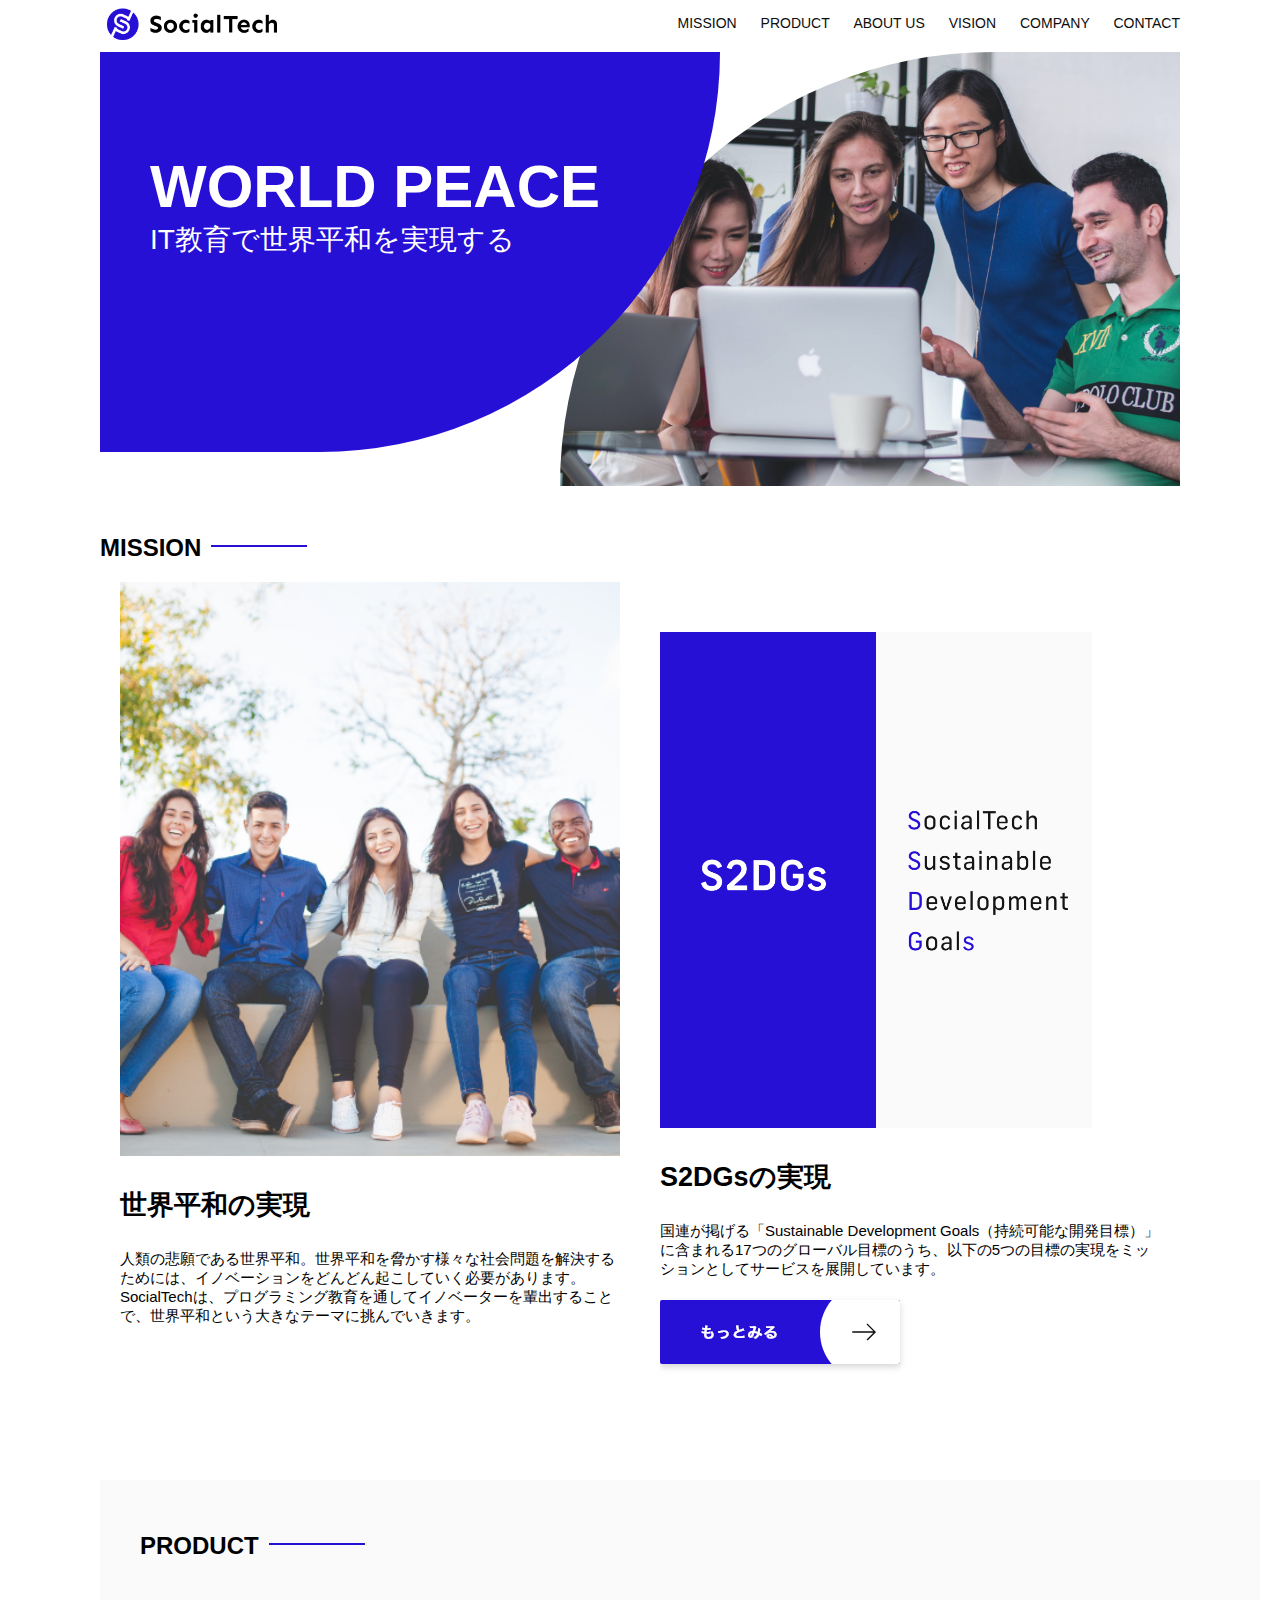
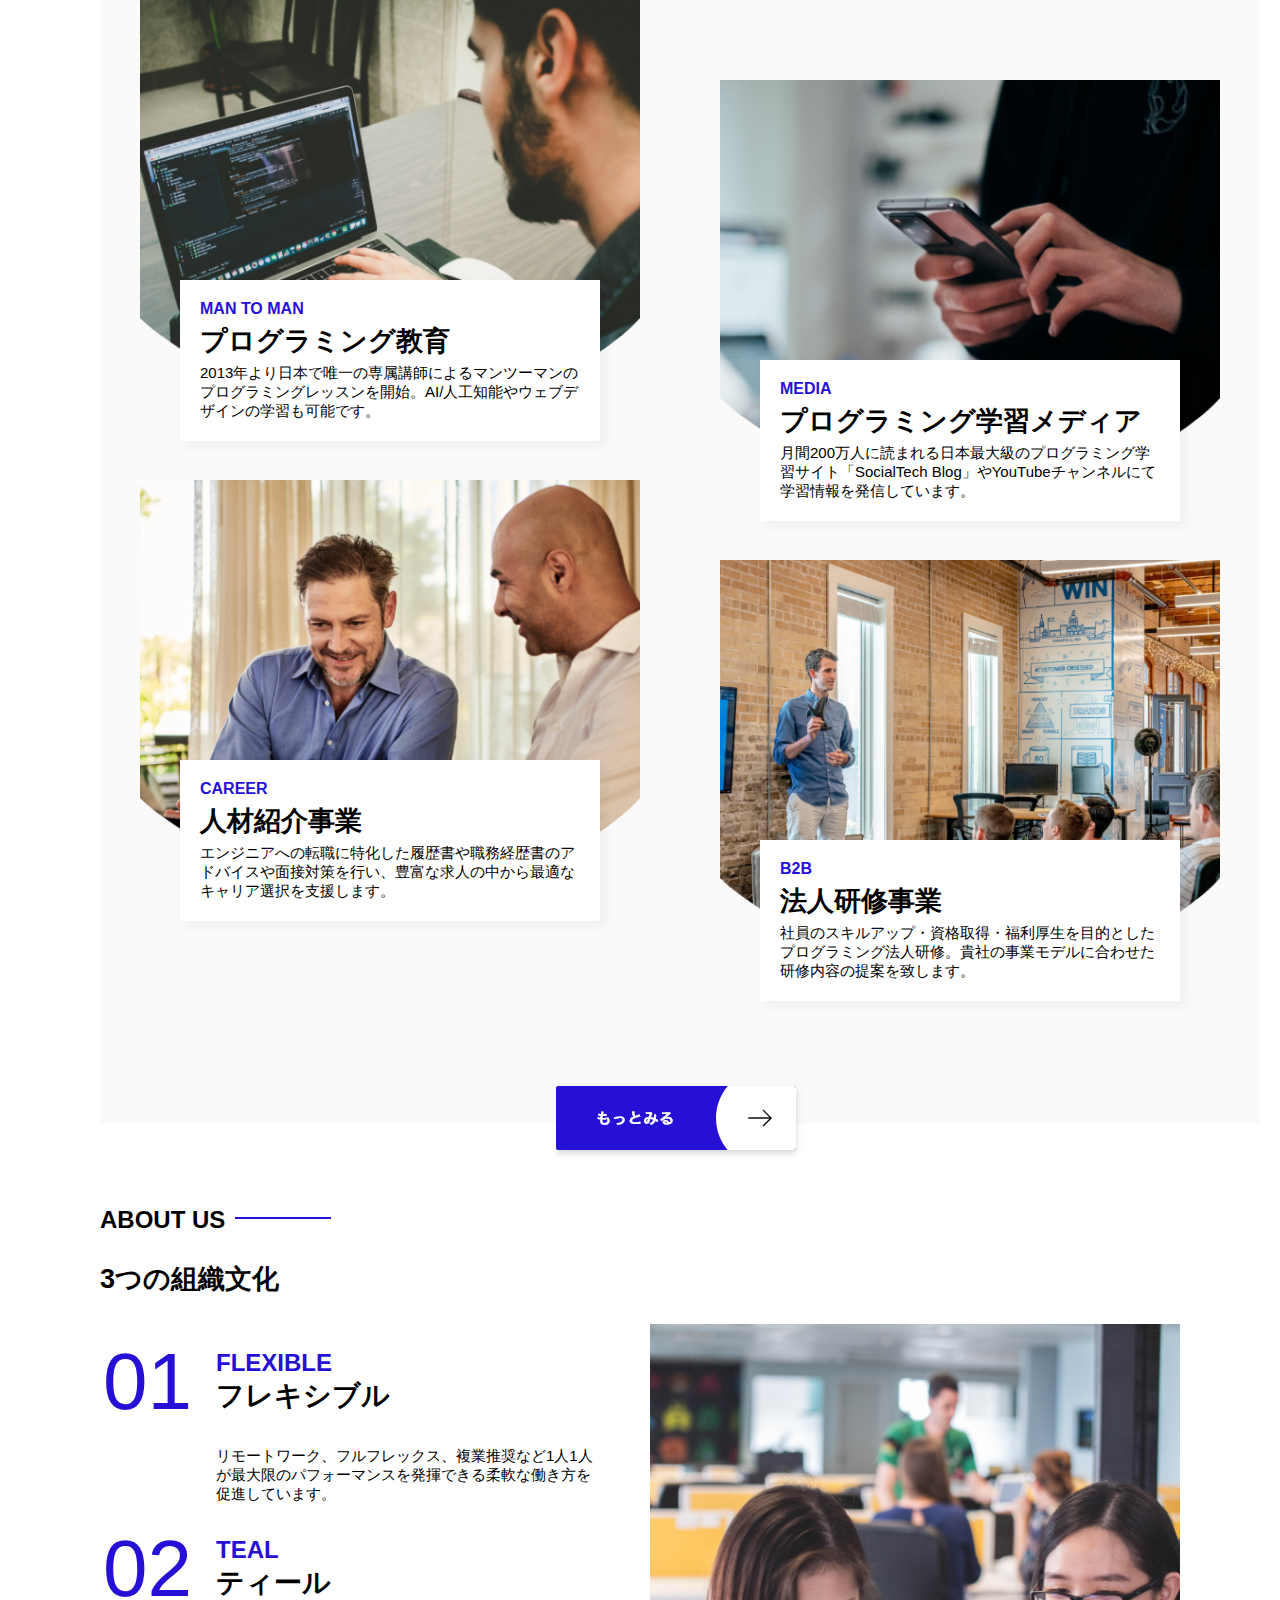
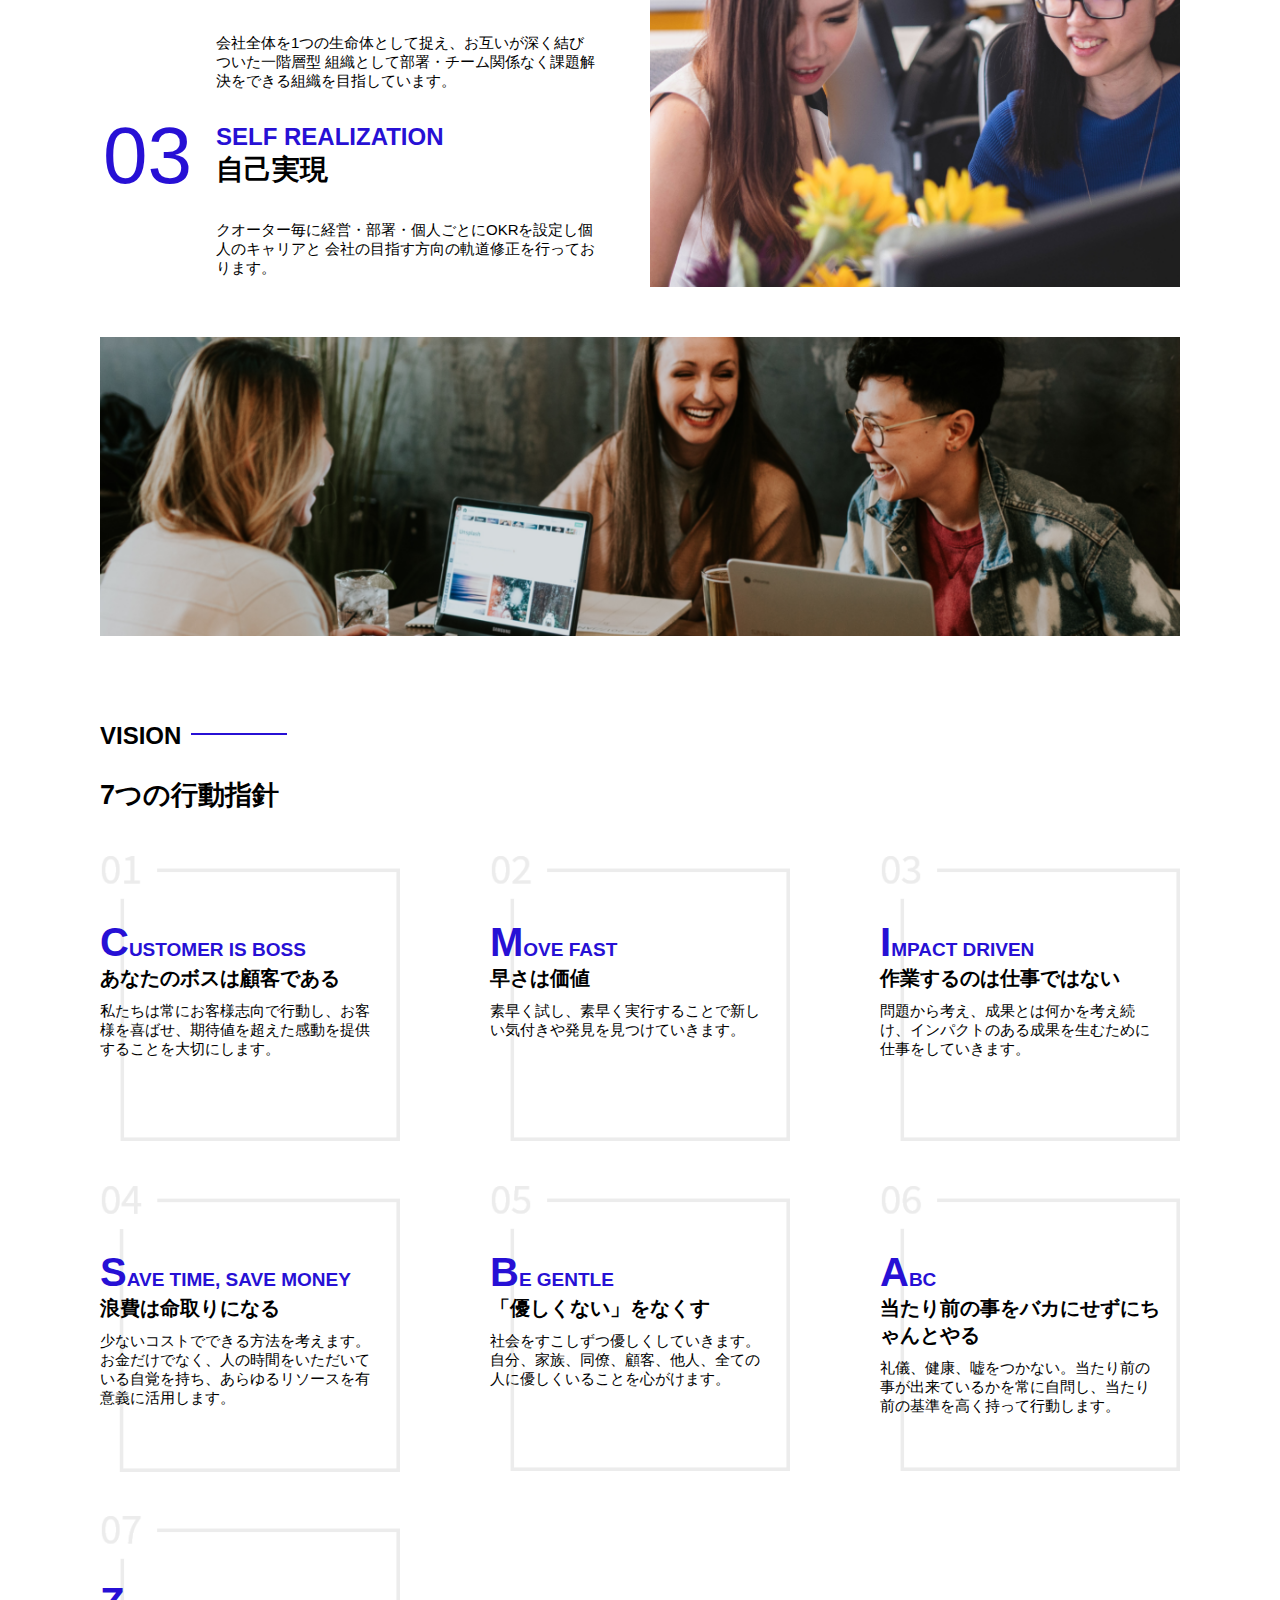
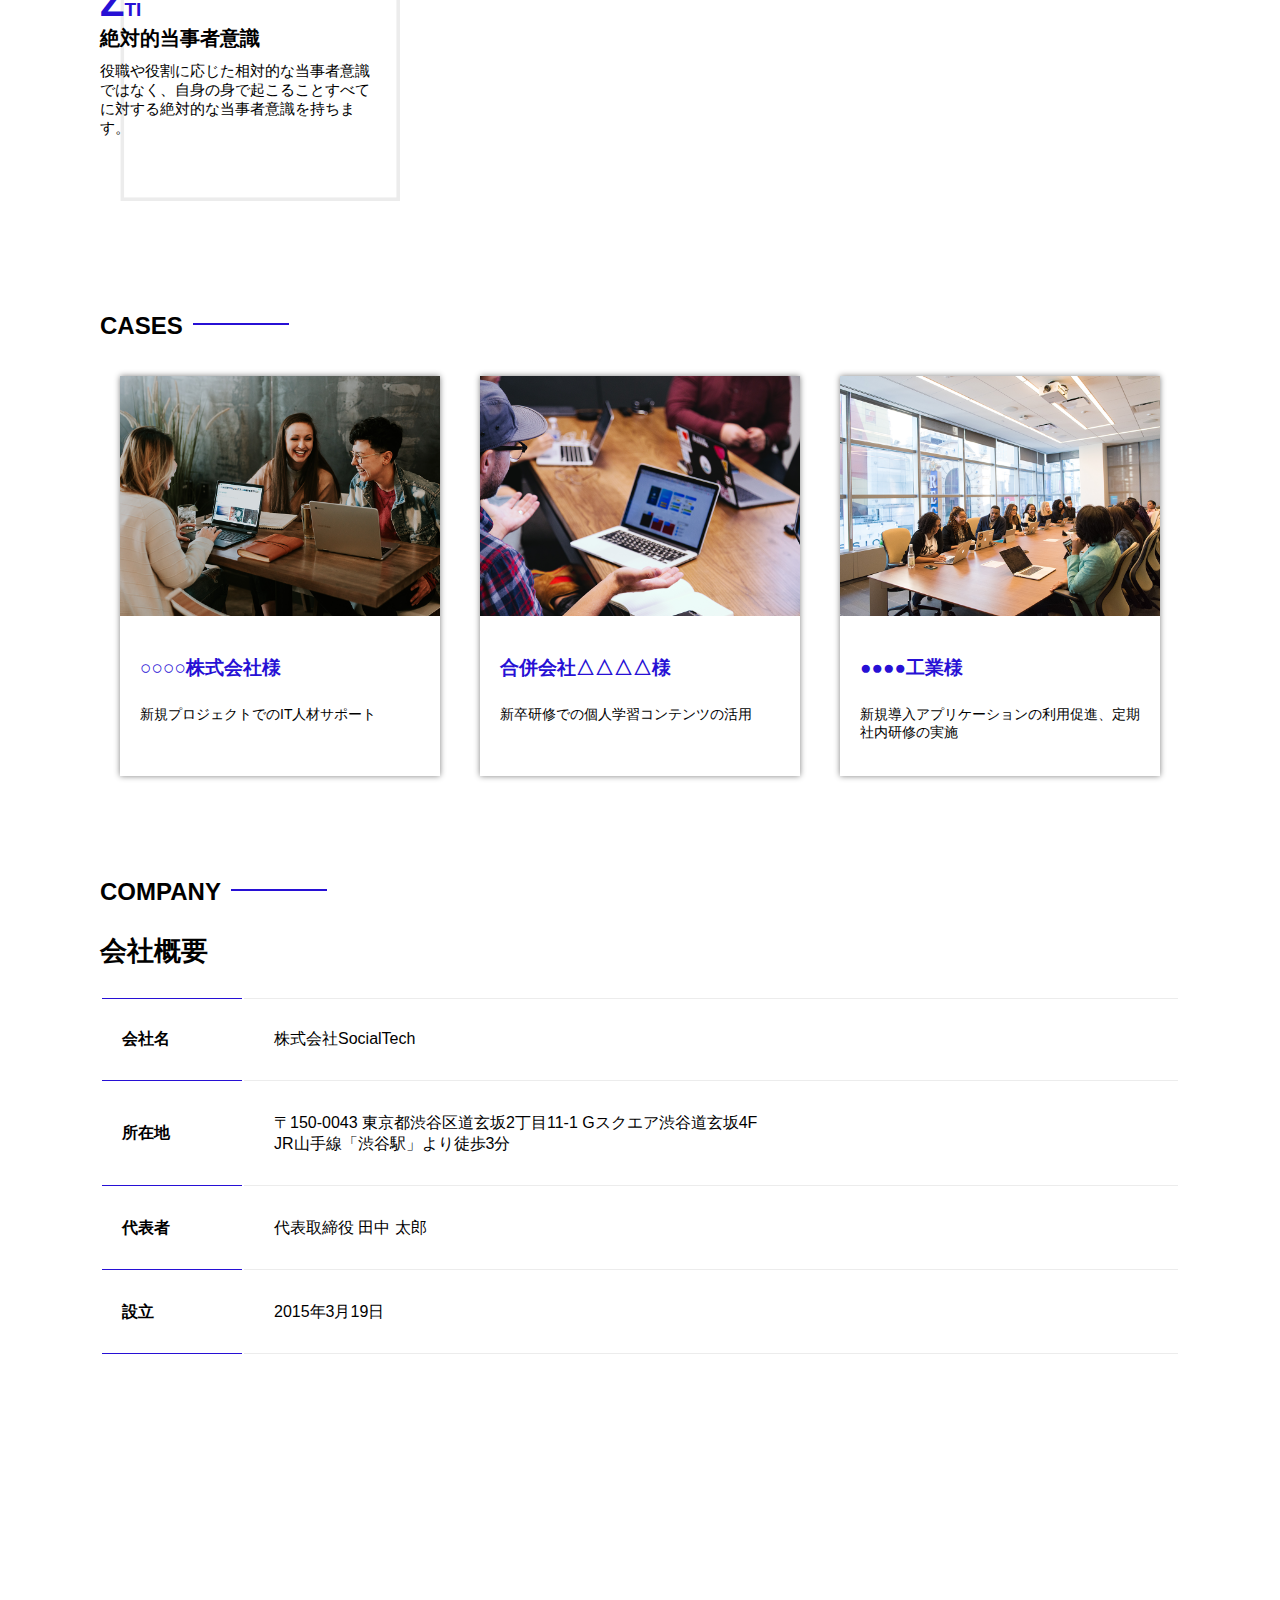
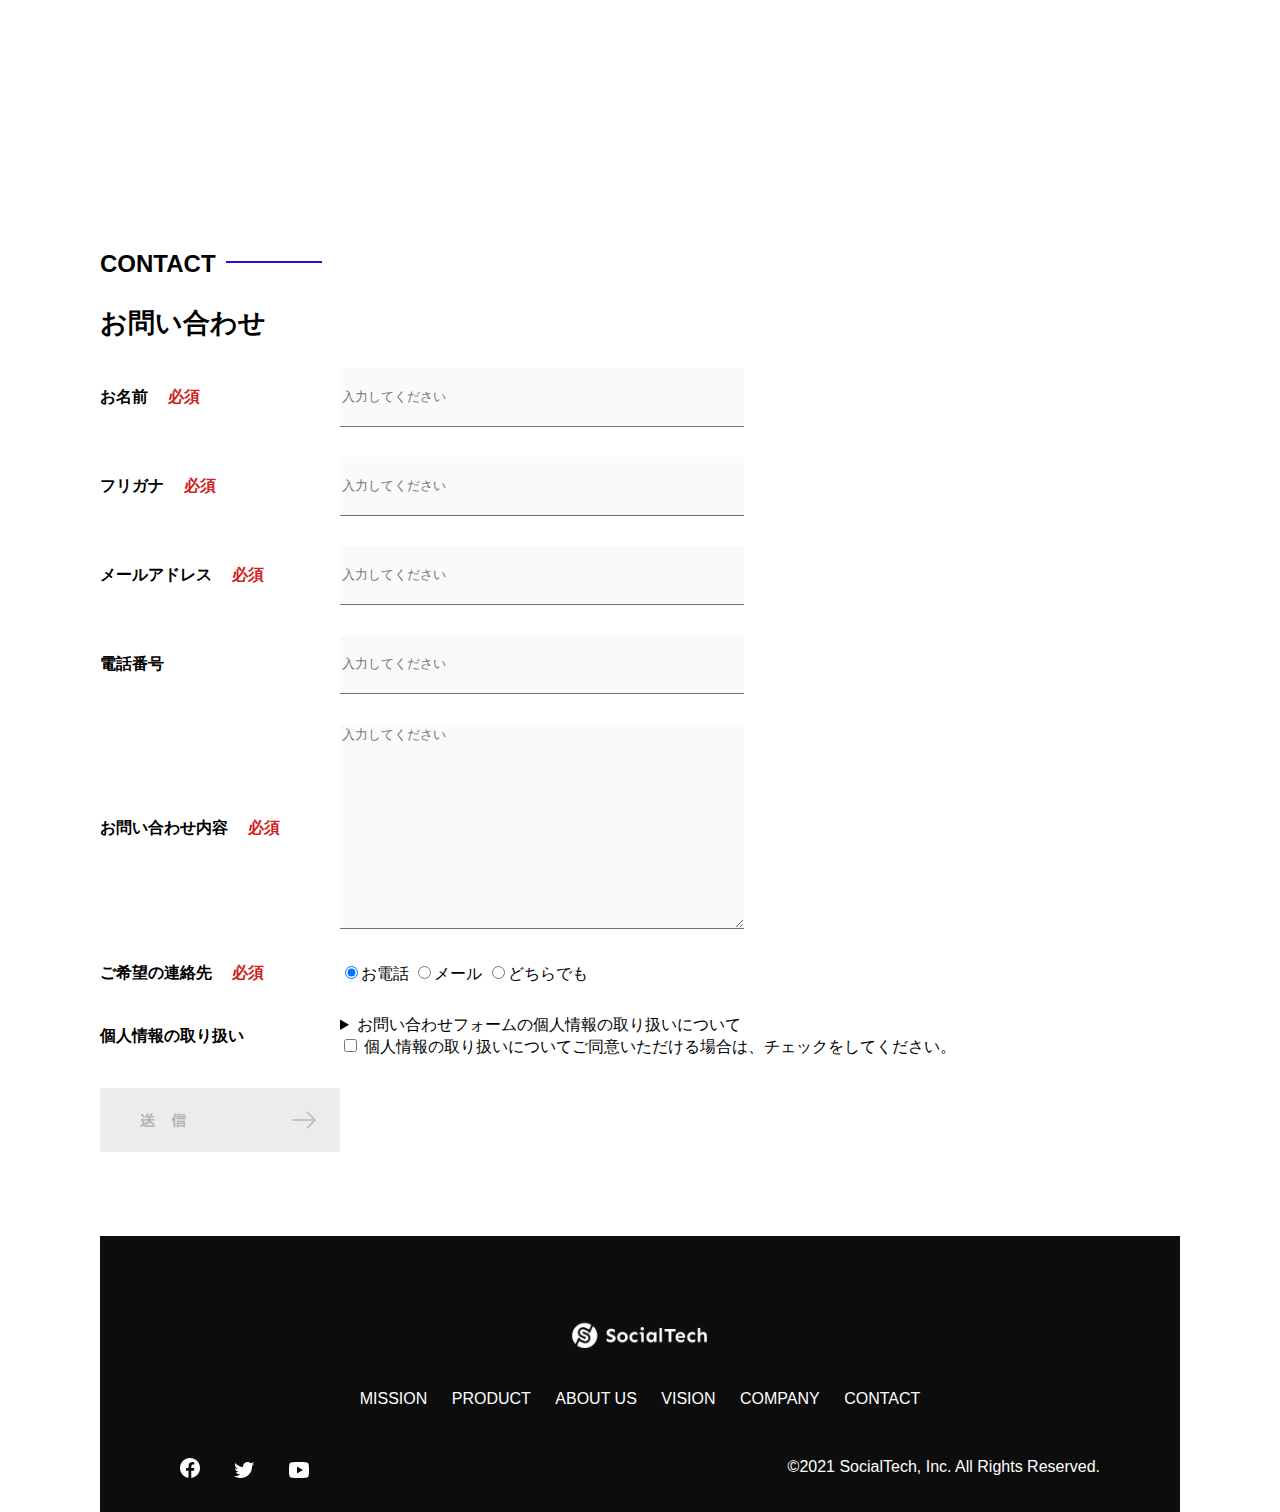
<file: kadai_012/index.html>
<!DOCTYPE html>
<html>
  <head>
    <title>SocialTech</title>
    <meta charset="UTF-8" />
    <meta
      name="description"
      content="SocialTechはEdTech業界のリーディングカンパニーを目指します。"
    />
    <meta name="viewport" content="width=device-width, initial-scale=1.0" />
    <link rel="stylesheet" href="style.css" />
  </head>
  <body>
    <!-- ヘッダー -->
    <header>
      <!-- ロゴ -->
      <a href="index.html" id="logo"
        ><img src="images/logo.png" alt="トップページに戻る"
      /></a>

      <!-- PC用ナビゲーション -->
      <nav id="nav-pc">
        <a href="mission.html">MISSION</a>
        <a href="product.html">PRODUCT</a>
        <a href="index.html#aboutus">ABOUT US</a>
        <a href="index.html#vision">VISION</a>
        <a href="index.html#company">COMPANY</a>
        <a href="index.html#contact">CONTACT</a>
      </nav>
    </header>
    <main>
      <article>
        <!-- メインビジュアル -->
        <section id="main-visual">
          <div id="main-message">
            <h1>WORLD PEACE</h1>
            <p>IT教育で世界平和を実現する</p>
          </div>
          <img
            src="images/index/index-main.png"
            alt="PCの周りに集まる多国籍の仲間たち"
          />
        </section>
        <!--ミッション-->
        <section id="mission">
          <h2 class="index-h2">MISSION</h2>
          <div id="mission-flex">
            <div>
              <img
                id="mission-photo"
                src="images/index/index-mission.png"
                alt="屋外のベンチで写真を撮影する多国籍の仲間たち"
              />
              <h3>世界平和の実現</h3>
              <p>
                人類の悲願である世界平和。世界平和を脅かす様々な社会問題を解決するためには、イノベーションをどんどん起こしていく必要があります。SocialTechは、プログラミング教育を通してイノベーターを輩出することで、世界平和という大きなテーマに挑んでいきます。
              </p>
            </div>
            <div>
              <img id="s2dgs" src="images/index/s2dgs.png" alt="S2DGs" />
              <h3>S2DGsの実現</h3>
              <p>
                国連が掲げる「Sustainable Development
                Goals（持続可能な開発目標）」に含まれる17つのグローバル目標のうち、以下の5つの目標の実現をミッションとしてサービスを展開しています。
              </p>
              <a href="mission.html">
                <img src="images/button-more.png" alt="もっとみる" />
              </a>
            </div>
          </div>
        </section>
        <!-- プロダクト -->
        <section id="product">
          <h2 class="index-h2">PRODUCT</h2>
          <div>
            <div id="product-left">
              <div>
                <img
                  class="product-photo"
                  src="images/index/index-mantoman.png"
                  alt="PCでコードを書く男性"
                />
                <div class="product-explain">
                  <span>MAN TO MAN</span>
                  <h3>プログラミング教育</h3>
                  <p>
                    2013年より日本で唯一の専属講師によるマンツーマンのプログラミングレッスンを開始。AI/人工知能やウェブデザインの学習も可能です。
                  </p>
                </div>
              </div>
              <div>
                <img
                  class="product-photo"
                  src="images/index/index-career.png"
                  alt="笑顔で話し合う2人の男性"
                />
                <div class="product-explain">
                  <span>CAREER</span>
                  <h3>人材紹介事業</h3>
                  <p>
                    エンジニアへの転職に特化した履歴書や職務経歴書のアドバイスや面接対策を行い、豊富な求人の中から最適なキャリア選択を支援します。
                  </p>
                </div>
              </div>
            </div>
            <div id="product-right">
              <div>
                <img
                  class="product-photo"
                  src="images/index/index-media.png"
                  alt="スマートフォンを操作する人"
                />
                <div class="product-explain">
                  <span>MEDIA</span>
                  <h3>プログラミング学習メディア</h3>
                  <p>
                    月間200万人に読まれる日本最大級のプログラミング学習サイト「SocialTech
                    Blog」やYouTubeチャンネルにて学習情報を発信しています。
                  </p>
                </div>
              </div>
              <div>
                <img
                  class="product-photo"
                  src="images/index/index-b2b.png"
                  alt="講演中の男性とそれを聴く人々"
                />
                <div class="product-explain">
                  <span>B2B</span>
                  <h3>法人研修事業</h3>
                  <p>
                    社員のスキルアップ・資格取得・福利厚生を目的としたプログラミング法人研修。貴社の事業モデルに合わせた研修内容の提案を致します。
                  </p>
                </div>
              </div>
            </div>
          </div>
          <div>
            <a id="product-more" href="product.html">
              <img src="images/button-more.png" alt="もっとみる" />
            </a>
          </div>
        </section>
        <!---ABOUT US-->
        <section id="aboutus">
          <h2 class="index-h2">ABOUT US</h2>
          <h3>3つの組織文化</h3>
          <div>
            <table class="culture-table">
              <tr>
                <td>
                  <span class="culture-num">01</span>
                </td>
                <td>
                  <span class="culture-en">FLEXIBLE</span>
                  <span class="culture-jp">フレキシブル</span>
                </td>
              </tr>
              <tr>
                <td>
                  <!--空のセル-->
                </td>
                <td>
                  <p class="culture-description">
                    リモートワーク、フルフレックス、複業推奨など1人1人が最大限のパフォーマンスを発揮できる柔軟な働き方を促進しています。
                  </p>
                </td>
              </tr>
              <tr>
                <td>
                  <span class="culture-num">02</span>
                </td>
                <td>
                  <span class="culture-en">TEAL</span>
                  <span class="culture-jp">ティール</span>
                </td>
              </tr>
              <tr>
                <td>
                  <!--空のセル-->
                </td>
                <td>
                  <p class="culture-description">
                    会社全体を1つの生命体として捉え、お互いが深く結びついた一階層型
                    組織として部署・チーム関係なく課題解決をできる組織を目指しています。
                  </p>
                </td>
              </tr>
              <tr>
                <td>
                  <span class="culture-num">03</span>
                </td>
                <td>
                  <span class="culture-en">SELF REALIZATION</span>
                  <span class="culture-jp">自己実現</span>
                </td>
              </tr>
              <tr>
                <td>
                  <!--空のセル-->
                </td>
                <td>
                  <p class="culture-description">
                    クオーター毎に経営・部署・個人ごとにOKRを設定し個人のキャリアと
                    会社の目指す方向の軌道修正を行っております。
                  </p>
                </td>
              </tr>
            </table>
            <img
              class="culture-img"
              src="images/index/index-aboutus1.png"
              alt="笑顔で話し合う2人の女性"
            />
          </div>
          <img
            class="culture-img2"
            src="images/index/index-aboutus2.png"
            alt="笑顔で話し合う3人の男女"
          />
        </section>
        <!-- VISION -->
        <section id="vision">
          <h2 class="index-h2">VISION</h2>
          <h3>7つの行動指針</h3>
          <div>
            <div class="vision-box">
              <img src="images/index/vision-01.png" alt="01" />
              <span>
                <h4>CUSTOMER IS BOSS</h4>
                <h5>あなたのボスは顧客である</h5>
                <p>
                  私たちは常にお客様志向で行動し、お客様を喜ばせ、期待値を超えた感動を提供することを大切にします。
                </p>
              </span>
            </div>
            <div class="vision-box">
              <img src="images/index/vision-02.png" alt="02" />
              <span>
                <h4>MOVE FAST</h4>
                <h5>早さは価値</h5>
                <p>
                  素早く試し、素早く実行することで新しい気付きや発見を見つけていきます。
                </p>
              </span>
            </div>
            <div class="vision-box">
              <img src="images/index/vision-03.png" alt="03" />
              <span>
                <h4>IMPACT DRIVEN</h4>
                <h5>作業するのは仕事ではない</h5>
                <p>
                  問題から考え、成果とは何かを考え続け、インパクトのある成果を生むために仕事をしていきます。
                </p>
              </span>
            </div>
            <div class="vision-box">
              <img src="images/index/vision-04.png" alt="04" />
              <span>
                <h4>SAVE TIME, SAVE MONEY</h4>
                <h5>浪費は命取りになる</h5>
                <p>
                  少ないコストでできる方法を考えます。お金だけでなく、人の時間をいただいている自覚を持ち、あらゆるリソースを有意義に活用します。
                </p>
              </span>
            </div>
            <div class="vision-box">
              <img src="images/index/vision-05.png" alt="05" />
              <span>
                <h4>BE GENTLE</h4>
                <h5>「優しくない」をなくす</h5>
                <p>
                  社会をすこしずつ優しくしていきます。自分、家族、同僚、顧客、他人、全ての人に優しくいることを心がけます。
                </p>
              </span>
            </div>
            <div class="vision-box">
              <img src="images/index/vision-06.png" alt="06" />
              <span>
                <h4>ABC</h4>
                <h5>当たり前の事をバカにせずにちゃんとやる</h5>
                <p>
                  礼儀、健康、嘘をつかない。当たり前の事が出来ているかを常に自問し、当たり前の基準を高く持って行動します。
                </p>
              </span>
            </div>
            <div class="vision-box">
              <img src="images/index/vision-07.png" alt="07" />
              <span>
                <h4>ZTI</h4>
                <h5>絶対的当事者意識</h5>
                <p>
                  役職や役割に応じた相対的な当事者意識ではなく、自身の身で起こることすべてに対する絶対的な当事者意識を持ちます。
                </p>
              </span>
            </div>
          </div>
        </section>

        <!-- CASES -->
        <section id="cases">
          <h2 class="index-h2">CASES</h2>
        <ul>
          <li class="case-card">
            <img class="case-img" src="images/index/case-1.png" alt="仲良く語り合う3人">
              <div class="case-info">
                <h4 class="case-name">○○○○株式会社様</h4>
                <p class="case-content">新規プロジェクトでのIT人材サポート</p>
              </div>
          </li>
          <li class="case-card">
            <img class="case-img" src="images/index/case-2.png" alt="PCでコンテンツを見る">
              <div class="case-info">
                <h4 class="case-name">合併会社△△△△様</h4>
                <p class="case-content">新卒研修での個人学習コンテンツの活用</p>
              </div>
          </li>
          <li class="case-card">
            <img class="case-img" src="images/index/case-3.png" alt="社内研修中の会議室">
              <div class="case-info">
                <h4 class="case-name">●●●●工業様</h4>
                <p class="case-content">新規導入アプリケーションの利用促進、定期社内研修の実施</p>
              </div>
          </li>
        </ul>

        </section>

        <!-- COMPANY -->
        <section id="company">
          <h2 class="index-h2">COMPANY</h2>
          <h3>会社概要</h3>
          <table id="company-table">
            <tr>
              <th class="tableheader-first">会社名</th>
              <td class="cell-first">株式会社SocialTech</td>
            </tr>
            <tr>
              <th class="tableheader">所在地</th>
              <td class="cell">
                〒150-0043 東京都渋谷区道玄坂2丁目11-1 Gスクエア渋谷道玄坂4F<br />JR山手線「渋谷駅」より徒歩3分
              </td>
            </tr>
            <tr>
              <th class="tableheader">代表者</th>
              <td class="cell">代表取締役 田中 太郎</td>
            </tr>
            <tr>
              <th class="tableheader">設立</th>
              <td class="cell">2015年3月19日</td>
            </tr>
          </table>
          <iframe
            src="https://www.google.com/maps/embed?pb=!1m18!1m12!1m3!1d3241.7759544892483!2d139.69399665123464!3d35.65789123876098!2m3!1f0!2f0!3f0!3m2!1i1024!2i768!4f13.1!3m3!1m2!1s0x60188caa0042e8d1%3A0xba130bea826a7aa2!2z44CSMTUwLTAwNDMg5p2x5Lqs6YO95riL6LC35Yy66YGT546E5Z2C77yS5LiB55uu77yR77yR4oiS77yR!5e0!3m2!1sja!2sjp!4v1636872991912!5m2!1sja!2sjp"
            style="border: 0"
            allowfullscreen=""
            loading="lazy"
          >
          </iframe>
        </section>
        <!-- お問い合わせフォーム -->
        <section id="contact">
          <h2 class="index-h2">CONTACT</h2>
          <h3>お問い合わせ</h3>
          <form>
            <div>
              <div class="contact-heading">
                <label class="contact-label"
                  >お名前<span class="contact-span">必須</span></label
                >
              </div>
              <div class="contact-form">
                <input
                  type="text"
                  name="name"
                  placeholder="入力してください"
                  class="contact-textbox"
                />
              </div>
            </div>
            <div>
              <div class="contact-heading">
                <label class="contact-label"
                  >フリガナ<span class="contact-span">必須</span></label
                >
              </div>
              <div>
                <input
                  type="text"
                  name="hurigana"
                  placeholder="入力してください"
                  class="contact-textbox"
                />
              </div>
            </div>
            <div>
              <div class="contact-heading">
                <label class="contact-label"
                  >メールアドレス<span class="contact-span">必須</span></label
                >
              </div>
              <div>
                <input
                  type="text"
                  name="email"
                  placeholder="入力してください"
                  class="contact-textbox"
                />
              </div>
            </div>
            <div>
              <div class="contact-heading">
                <label class="contact-label">電話番号</label>
              </div>
              <div>
                <input
                  type="text"
                  name="tel"
                  placeholder="入力してください"
                  class="contact-textbox"
                />
              </div>
            </div>
            <div>
              <div class="contact-heading">
                <label class="contact-label"
                  >お問い合わせ内容<span class="contact-span">必須</span></label
                >
              </div>
              <div>
                <textarea
                  class="contact-textarea"
                  placeholder="入力してください"
                  name="message"
                ></textarea>
              </div>
            </div>
            <div>
              <div class="contact-heading">
                <label class="contact-label"
                  >ご希望の連絡先<span class="contact-span">必須</span></label
                >
              </div>
              <div>
                <input
                  class="radiobutton"
                  type="radio"
                  value="tel"
                  name="contact"
                  checked
                /><label>お電話</label>
                <input
                  class="radiobutton"
                  type="radio"
                  value="mail"
                  name="contact"
                /><label>メール</label>
                <input
                  class="radiobutton"
                  type="radio"
                  value="both"
                  name="contact"
                /><label>どちらでも</label>
              </div>
            </div>
            <div>
              <div class="contact-heading">
                <label class="contact-label">個人情報の取り扱い</label>
              </div>
              <div>
                <details>
                  <summary>
                    お問い合わせフォームの個人情報の取り扱いについて
                  </summary>
                  <div>
                    <span>１．組織の名称又は氏名</span><br />
                    株式会社SocialTech<br /><br />
                    <span
                      >２．個人情報保護管理者（若しくはその代理人）の氏名又は職名、所属及び連絡先
                      鈴木 一郎 コーポレート部</span
                    ><br />
                    メールアドレス：support@socialtech.net<br />
                    TEL：03-xxxx-xxxx<br />
                    <span>３．個人情報の利用目的</span><br />
                    ・本サービス及び本サービスに関連する情報の提供又はそれらに関する連絡のため<br />
                    ・ユーザーの本人確認のため<br />
                    ・当社サービスのご案内のため<br />
                    ・当社の商品等の広告または宣伝（電子メールによるものを含むものとします。）<br /><br />
                    <span>４．個人情報の取り扱い業務の委託</span><br />
                    個人情報の取扱業務の全部または一部を外部に業務委託する場合があります。<br />
                    その際、弊社は、個人情報を適切に保護できる管理体制を敷き実行していることを条件として<br />
                    委託先を厳選したうえで、機密保持契約を委託先と締結し、お客様の個人情報を厳密に管理させます。<br /><br />
                    <span>５．個人情報の開示等の請求</span><br />
                    お客様は、弊社に対してご自身の個人情報の開示等（利用目的の通知、開示、内容の訂正・追加・削除、利用の停止または消去、第三者への提供の停止）に関して、当社問合わせ窓口に申し出ることができます。<br />
                    その際、弊社はお客様ご本人を確認させていただいたうえで、合理的な期間内に対応いたします。<br /><br />
                    なお、個人情報に関する弊社問合わせ先は、次の通りです。<br /><br />
                    株式会社SocialTech　個人情報問合せ窓口<br />
                    〒150-0043　東京都渋谷区道玄坂2丁目11-1 Ｇスクエア渋谷道玄坂
                    4F<br />
                    メールアドレス：support@socialtech.net　TEL：03-xxxx-xxxx<br /><br />
                    <span>６．個人情報を提供されることの任意性について</span
                    ><br /><br />
                    お客様がご自身の個人情報を弊社に提供されるか否かは、お客様のご判断によりますが、もしご提供されない場合には、適切なサービスが提供できない場合がありますので予めご了承ください。
                  </div>
                </details>
                <input type="checkbox" name="agree" />
                <span
                  >個人情報の取り扱いについてご同意いただける場合は、チェックをしてください。</span
                >
              </div>
            </div>
            <input
              type="image"
              value="Submit"
              src="images/button-submit.png"
              alt="送信する"
            />
          </form>
        </section>
      </article>
      <footer>
        <div id="footer-logo">
          <img src="images/logo-sp.png" alt="SocialTech" />
        </div>
        <div id="footer-link">
          <a href="mission.html">MISSION</a>
          <a href="product.html">PRODUCT</a>
          <a href="index.html#aboutus">ABOUT US</a>
          <a href="index.html#vision">VISION</a>
          <a href="index.html#company">COMPANY</a>
          <a href="index.html#contact">CONTACT</a>
        </div>
        <div id="sns-footer">
          <a href="https://www.facebook.com/sejuku2013"
            ><img src="images/button-facebook.png" alt="Facebookのリンク"
          /></a>
          <a href="https://twitter.com/samuraijuku"
            ><img src="images/button-twitter.png" alt="Twitterのリンク"
          /></a>
          <a href="https://www.youtube.com/channel/UCCFOQO5aDK0xXam4cUQXT8g"
            ><img src="images/button-youtube.png" alt="YouTubeのリンク"
          /></a>
          <span id="copyright"
            >&copy;2021 SocialTech, Inc. All Rights Reserved.
          </span>
        </div>
      </footer>
    </main>
  </body>
</html>
</file>
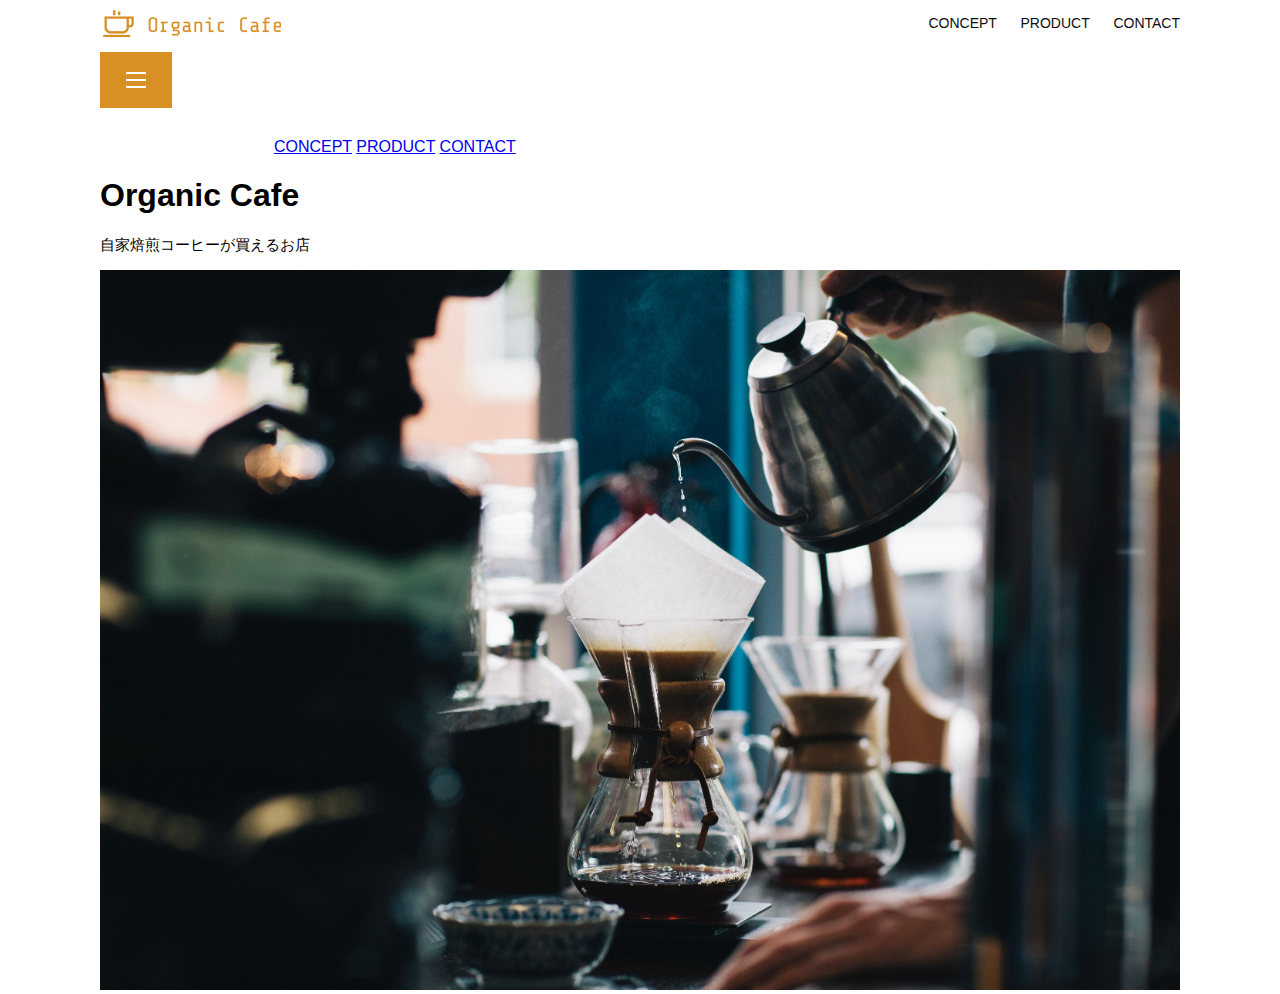
<file: kadai_013/index.html>
<!DOCTYPE html>
<html>
  <head>
    <title>Organic Cafe</title>
    <meta charset="UTF-8" />
    <meta
      name="description"
      content="自家焙煎のコーヒーがお家で楽しめるOrganic Cafe"
    />
    <meta name="viewport" content="width=device-width, initial-scale=1.0" />
    <link rel="stylesheet" href="style.css" />
  </head>
  <body>
    <!-- ヘッダー -->
    <header>
      <!-- ロゴ -->
      <a href="index.html" id="logo"
        ><img src="images/logo.png" alt="トップページに戻る"
      /></a>

      <!-- PC用ナビゲーション -->
      <nav id="nav-pc">
        <a href="index.html#concept">CONCEPT</a>
        <a href="index.html#product">PRODUCT</a>
        <a href="index.html#contact">CONTACT</a>
      </nav>
    </header>
    <main>
      <article>

        <!-- スマートフォン向けの画像 -->
        <img id="menu-sp" src="images/button-menu.png" alt="ナビゲーションを開く" onclick="document.getElementById('nav-sp').style.display = 'block'">
        <nav id="nav-sp">
          <img id="close" src="images/button-close.png" alt="ナビゲーションを閉じる" onclick="document.getElementById('nav-sp').style.display = 'none'">
            <a id="logo-sp" href="index.html" onclick="document.getElementById('nav-sp').style.display = 'none'"><img src="images/logo-sp.png" alt="トップページに戻る"></a>
            <a class="menu" href="index.html#concept" onclick="document.getElementById('nav-sp').style.display = 'none'">CONCEPT</a>
            <a class="menu" href="index.html#concept" onclick="document.getElementById('nav-sp').style.display = 'none'">PRODUCT</a>
            <a class="menu" href="index.html#concept" onclick="document.getElementById('nav-sp').style.display = 'none'">CONTACT</a>
        </nav>
        

        <!-- メインビジュアル -->
        <section id="main-visual">
          <div id="main-message">
            <h1>Organic Cafe</h1>
            <p>自家焙煎コーヒーが買えるお店</p>
          </div>
          <img
            src="images/main-image.jpg"
            alt="コーヒーをハンドドリップで淹れる画像"
          />
        </section>
      </article>
    </main>
  </body>
</html>
</file>
<file: kadai_012/style.css>
/* PC、スマホ共通スタイル */
body {
  font-family: "Source Sans Pro", "Hiragino Kaku Gothic ProN", Meiryo, Arial,
    sans-serif;
}

p {
  font-size: 15px;
}

/*================
PC用のスタイル 
=================*/
/* 横幅設定 */
body {
  max-width: 1080px;
  min-width: 960px;
  margin: 0 auto 0 auto;
}

/* ヘッダー */
header {
  display: flex;
  justify-content: space-between;
}

/* ナビゲーションのレイアウト */
#nav-pc {
  text-align: right;
  font-size: 14px;
  padding-top: 15px;
}

/* ナビゲーションのリンクの装飾設定 */
#nav-pc>a {
  text-decoration: none;
  margin-left: 20px;
}

#nav-pc>a:link {
  color: #0d0d0d;
}

#nav-pc>a:visited {
  color: #0d0d0d;
}

#nav-pc>a:hover {
  color: #0d0d0d;
  text-decoration: underline;
}

#nav-pc>a:active {
  color: #0d0d0d;
}

/* メインビジュアル*/
#main-visual {
  position: relative;
  height: 400px;
}

#main-message {
  position: absolute;
  top: 0;
  left: 0;
  background-color: #2710d5;
  color: #ffffff;
  border-radius: 0 0 476px 0;
  max-width: 620px;
  height: 100%;
  width: 100%;
  z-index: 11;
}

#main-message>h1 {
  font-size: 60px;
  font-weight: bold;
  margin: 100px 0 0 50px;
}

#main-message>p {
  font-size: 28px;
  margin: 0 0 0 50px;
}

#main-visual>img {
  max-width: 620px;
  border-radius: 476px 0 0 0;
  position: absolute;
  top: 0;
  right: 0;
  z-index: 10;
}

/* 見出し */
h2 {
  margin: 40px 0 0 0;
}

h2::after {
  content: url("images/line.png");
  margin-left: 10px;
}

h3 {
  font-size: 27px;
}

/* ミッション */
#mission {
  margin: 80px auto 80px auto;
  width: 100%;
}

#mission-flex {
  width: 100%;
  display: flex;
}

#mission-flex>div {
  width: 50%;
  margin: 20px;
}

#mission-photo {
  width: 100%;
}

#s2dgs {
  margin-top: 50px;
}

/* プロダクト */
#product {
  background-color: #fafafa;
  width: 100%;
  margin: 80px 0 80px 0;
  padding: 10px 40px 0px 40px;
}

/* 外枠 */
#product>div {
  margin-top: 40px;
  display: flex;
}

/* 左のカラム */
#product-left {
  width: 50%;
  margin-right: 20px;
}

/* 右のカラム */
#product-right {
  width: 50%;
  margin-left: 20px;
  margin-top: 80px;
}

/* 画像＋説明の枠 */
#product-left>div {
  position: relative;
  height: 480px;
  margin-right: 20px;
}

#product-right>div {
  position: relative;
  height: 480px;
  margin-left: 20px;
}

/* 画像 */
.product-photo {
  width: 100%;
}

/* 説明文の枠 */
.product-explain {
  background-color: #ffffff;
  position: absolute;
  left: 0;
  top: 280px;
  margin: 0 40px 0 40px;
  padding: 20px;
  box-shadow: 5px 5px 10px rgba(0, 0, 0, 0.05);
}

/* 説明文の英語 */
.product-explain>span {
  color: #2710d5;
  font-weight: bold;
  font-size: 16px;
  margin: 0;
}

/* 説明文の見出し */
.product-explain>h3 {
  margin: 5px 0 5px 0;
}

/* 説明文 */
.product-explain>p {
  margin: 0;
}

/* 「もっとみる」ボタン */
#product-more {
  margin: 0 auto -42px auto;
}

/* ABOUT US */
#aboutus {
  margin: 80px auto 80px auto;
}

/* 3つの組織文化と画像を入れる枠 */
#aboutus>div {
  display: flex;
}

/* 画像 */
.culture-img {
  width: 100%;
  align-self: flex-start;
}

.culture-img2 {
  margin-top: 50px;
  width: 100%;
}

/* 3つの組織文化の表 */
.culture-table {
  max-width: 500px;
  margin-right: 50px;
}

/* 番号 */
.culture-num {
  font-size: 80px;
  color: #2710d5;
  margin: 0 20px 0 0;
}

/* 組織文化英語 */
.culture-en {
  color: #2710d5;
  font-weight: bold;
  font-size: 24px;
  display: block;
}

/* 組織文化日本語 */
.culture-jp {
  font-size: 28px;
  font-weight: bold;
}

/* 説明文 */
.culture-description {
  margin: 0;
}

/* ビジョン */
#vision {
  margin: 80px auto 80px auto;
}

/* セクション内の外枠 */
#vision>div {
  width: 100%;
  display: flex;
  justify-content: space-between;
  flex-wrap: wrap;
}

/* 7つの行動指針の枠 */
.vision-box {
  width: 300px;
  height: 300px;
  margin-bottom: 30px;
  position: relative;
}

.vision-box>img {
  width: 100%;
  height: auto;
  position: absolute;
  top: 0;
  left: 0;
  z-index: 30;
}

.vision-box>span {
  position: absolute;
  top: 0;
  left: 0;
  z-index: 31;
  margin-right: 20px;
}

.vision-box>span>h4 {
  color: #2710d5;
  font-size: 19px;
  margin: 80px 0 0 0;
}

.vision-box>span>h4::first-letter {
  font-size: 40px;
}

.vision-box>span>h5 {
  font-size: 20px;
  margin: 0 0 0 0;
}

.vision-box>span>p {
  margin: 10px 0 0 0;
}

/* ============================== CASES ================================= */
#cases {
  margin: 40px auto 40px auto;
  width: 100%;
}

ul {
  display: flex;
  padding-left: 0;
}

li {
  list-style: none;
  width: 33%;
  margin: 20px;
}

.case-card {
  background-color: #ffffff;
  min-height: 400px;
  box-shadow: 0 0 6px gray;
}

.case-img {
  width: 100%;
}

.case-info {
  padding: 10px 20px;
}

.case-name {
  color: #2710d5;
  font-size: 19px;
}

.case-content {
  font-size: 14px;
}



/* ====================================================================== */

/* 会社概要 */
#company {
  margin: 80px auto 80px auto;
}

#company-table {
  width: 100%;
}

.tableheader {
  text-align: left;
  padding: 20px;
  border-bottom-color: #2710d5;
  border-bottom-width: 1px;
  border-bottom-style: solid;
  width: 100px;
}

.tableheader-first {
  text-align: left;
  padding: 20px;
  border-bottom-color: #2710d5;
  border-bottom-width: 1px;
  border-bottom-style: solid;
  border-top-color: #2710d5;
  border-top-width: 1px;
  border-top-style: solid;
  width: 100px;
}

.cell {
  padding: 30px;
  border-bottom-color: #ececec;
  border-bottom-width: 1px;
  border-bottom-style: solid;
}

.cell-first {
  padding: 30px;
  border-bottom-color: #ececec;
  border-bottom-width: 1px;
  border-bottom-style: solid;
  border-top-color: #ececec;
  border-top-width: 1px;
  border-top-style: solid;
}

#company>iframe {
  width: 100%;
  height: 368px;
  margin-top: 40px;
}

/* お問い合わせ */
#contact {
  margin: 80px auto 80px auto;
}

/* 外枠 */
#contact>form>div {
  display: flex;
  flex-direction: row;
  flex-wrap: wrap;
  padding-bottom: 30px;
}

/* 左列の見出し */
.contact-heading {
  width: 240px;
  align-self: center;
}

/* 見出しのラベル */
.contact-label {
  font-weight: bold;
}

/* 必須 */
.contact-span {
  color: #ce2222;
  margin: 0 0 0 20px;
  font-weight: bold;
}

/* テキストボックス */
.contact-textbox {
  border-top: 0;
  border-left: 0;
  border-right: 0;
  border-bottom-width: 1px;
  border-bottom-color: #707070;
  border-bottom-style: solid;
  background-color: #fafafa;
  width: 400px;
  height: 56px;
}

/* お問い合わせ内容のテキストエリア */
.contact-textarea {
  border-top: 0;
  border-left: 0;
  border-right: 0;
  border-bottom-width: 1px;
  border-bottom-color: #707070;
  border-bottom-style: solid;
  background-color: #fafafa;
  width: 400px;
  height: 200px;
}

/* 個人情報の取り扱い */
details {
  width: 700px;
}

details>div {
  background-color: #fafafa;
  padding: 20px;
}

details>div>span {
  font-weight: bold;
}

/* フッター */
footer {
  background-color: #0d0d0d;
  text-align: center;
  padding: 80px 80px 30px 80px;
}

#footer-logo {
  margin-bottom: 30px;
}

#footer-link {
  margin-bottom: 50px;
}
#footer-link > a {
  text-decoration: none;
  margin: 10px;
}
#footer-link > a:link {
  color: #ffffff;
}
#footer-link > a:visited {
  color: #ffffff;
}
#footer-link > a:hover {
  color: #ffffff;
  text-decoration: underline;
}
#footer-link > a:active {
  color: #ffffff;
}

#sns-footer {
  text-align: left;
  width: 100%;
}

#sns-footer > a {
  margin-right: 30px;
}

#copyright {
  color: #ffffff;
  float: right;
}
</file>
<file: kadai_013/style.css>
/* PC、スマホ共通スタイル */
body {
  font-family: "Source Sans Pro", "Hiragino Kaku Gothic ProN", Meiryo, Arial,
    sans-serif;
}

p {
  font-size: 15px;
}

#main-visual>img {
  width: 100%;
}

/*================
PC用のスタイル 
=================*/
@media screen and (min-width: 768px) {
  /* 横幅設定 */
  body {
    max-width: 1080px;
    min-width: 960px;
    margin: 0 auto 0 auto;
  }

  /* ヘッダー */
  header {
    display: flex;
    justify-content: space-between;
  }

  /* ナビゲーションのレイアウト */
  #nav-pc {
    text-align: right;
    font-size: 14px;
    padding-top: 15px;
  }

  /* ナビゲーションのリンクの装飾設定 */
  #nav-pc>a {
    text-decoration: none;
    margin-left: 20px;
  }

  #nav-pc>a:link {
    color: #0d0d0d;
  }

  #nav-pc>a:visited {
    color: #0d0d0d;
  }

  #nav-pc>a:hover {
    color: #0d0d0d;
    text-decoration: underline;
  }

  #nav-pc>a:active {
    color: #0d0d0d;
  }
}

/* ＝＝＝＝＝
SP用のスタイル
＝＝＝＝＝＝ */
@media screen and (max-width: 767px) {
  body {
    min-width: 375px;
    margin: 0;
  }

#nav-pc {
  display: none;
}

#menu-sp {
  float: right;
  padding: 0;
  position: relative;
}

#nav-sp {
  background-color: #ce933e;
  position: absolute;
  left: 0;
  top: 0;
  height: 100%;
  width: 100%;
  display: none;
  z-index: 100;
}

#close {
  position: absolute;
  top: 20px;
  right: 20px;
}

#logo-sp {
  margin: 80px 0 30px 20px;
}

#nav-sp > a {
  display: block;
}

#nav-sp > a:link {
  color: #fff;
}

#nav-sp > a:visited {
  color: #fff;
}

#nav-sp > a:hover {
  color: #fff;
}

#nav-sp > a:hover {
  text-decoration: underline;
}

#nav-sp > a:active {
  color: #fff;
}

#nav-sp > .menu {
  text-decoration: none;
  display: block;
  margin: 0 20px;
  height: 44px;
  font-size: 16px;
  background-image: url(images/arrow.png);
  background-repeat: no-repeat;
  background-position: right top;
}
}
</file>
